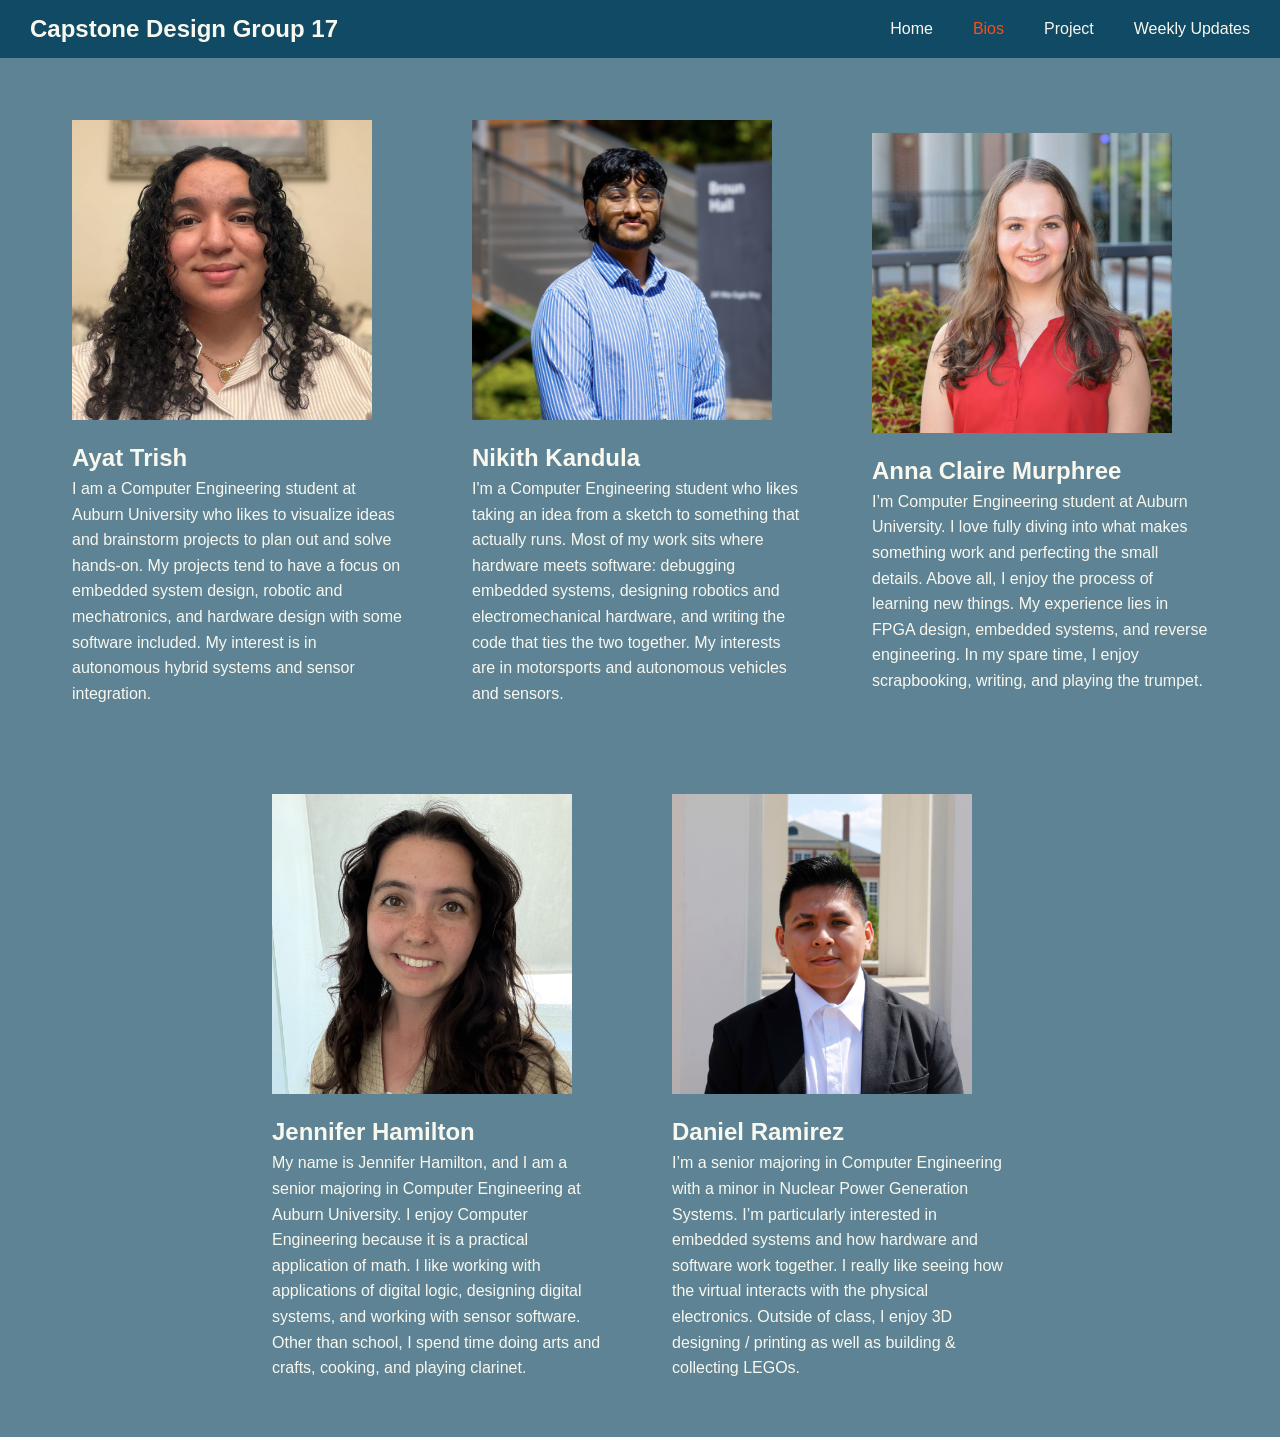
<file: bios.html>
<!DOCTYPE html>
<html lang="en">
<head>
    <meta charset="UTF-8">
    <meta name="viewport" content="width=device-width, initial-scale=1.0">
    <title>Capstone 17 Bios</title>
    <link rel="stylesheet" href="style.css">
    <link rel="icon" type="image/png" href="favicon.png">
</head>
<body>

    <nav class="navbar">
        <div class="logo">
            <a href="index.html">Capstone Design Group 17</a>
        </div>
        <ul class="nav-links">
            <li><a href="index.html">Home</a></li>
            <li><a href="bios.html" class="active">Bios</a></li>
            <li><a href="project.html">Project</a></li>
            <li><a href="blog.html">Weekly Updates</a></li>
        </ul>
    </nav>

<div class="bios">
    <div class="bio-card">
  <img src="AyatTrishHeadshot.jpg" alt="Ayat Trish" class="bio-img">
  <div class="bio-info">
    <h2>Ayat Trish</h2>
    <p>I am a Computer Engineering student at Auburn University who likes to visualize ideas and brainstorm projects to plan out and solve hands-on. My projects tend to have a focus on embedded system design, robotic and mechatronics, and hardware design with some software included. My interest is in autonomous hybrid systems and sensor integration. </p>
  </div>
</div>
<div class="bio-card">
  <img src="NikKandulaHeadshot.png" alt="Nikith Kandula" class="bio-img">
  <div class="bio-info">
    <h2>Nikith Kandula</h2>
    <p>I'm a Computer Engineering student who likes taking an idea from a sketch to something that actually runs. Most of my work sits where hardware meets software: debugging embedded systems, designing robotics and electromechanical hardware, and writing the code that ties the two together. My interests are in motorsports and autonomous vehicles and sensors. </p>
  </div>
</div>
    <div class="bio-card">
  <img src="AnnaClaireMurphree_headshot.jpg" alt="Anna Claire Murphree" class="bio-img">
  <div class="bio-info">
    <h2>Anna Claire Murphree</h2>
    <p>I’m Computer Engineering student at Auburn University. I love fully diving into what makes something work and perfecting the small details. Above all, I enjoy the process of learning new things. My experience lies in FPGA design, embedded systems, and reverse engineering. In my spare time, I enjoy scrapbooking, writing, and playing the trumpet. 
</p>
  </div>
</div>
</div>

    
<div class="bios">
<div class="bio-card">
  <img src="jenniferHamiltonHeadshot.jpg" alt="Jennifer Hamilton" class="bio-img">
  <div class="bio-info">
    <h2>Jennifer Hamilton</h2>
    <p>My name is Jennifer Hamilton, and I am a senior majoring in Computer Engineering at Auburn University. I enjoy Computer Engineering because it is a practical application of math. I like working with applications of digital logic, designing digital systems, and working with sensor software. Other than school, I spend time doing arts and crafts, cooking, and playing clarinet.  
</p>
  </div>
</div>
    <div class="bio-card">
  <img src="DanielRamirezHeadshot.jpg" alt="Daniel Ramirez" class="bio-img">
  <div class="bio-info">
    <h2>Daniel Ramirez</h2>
    <p>I’m a senior majoring in Computer Engineering with a minor in Nuclear Power Generation Systems. I’m particularly interested in embedded systems and how hardware and software work together. I really like seeing how the virtual interacts with the physical electronics. Outside of class, I enjoy 3D designing / printing as well as building & collecting LEGOs.
</p>
  </div>
</div>
</div>


</body>
</html>
</file>
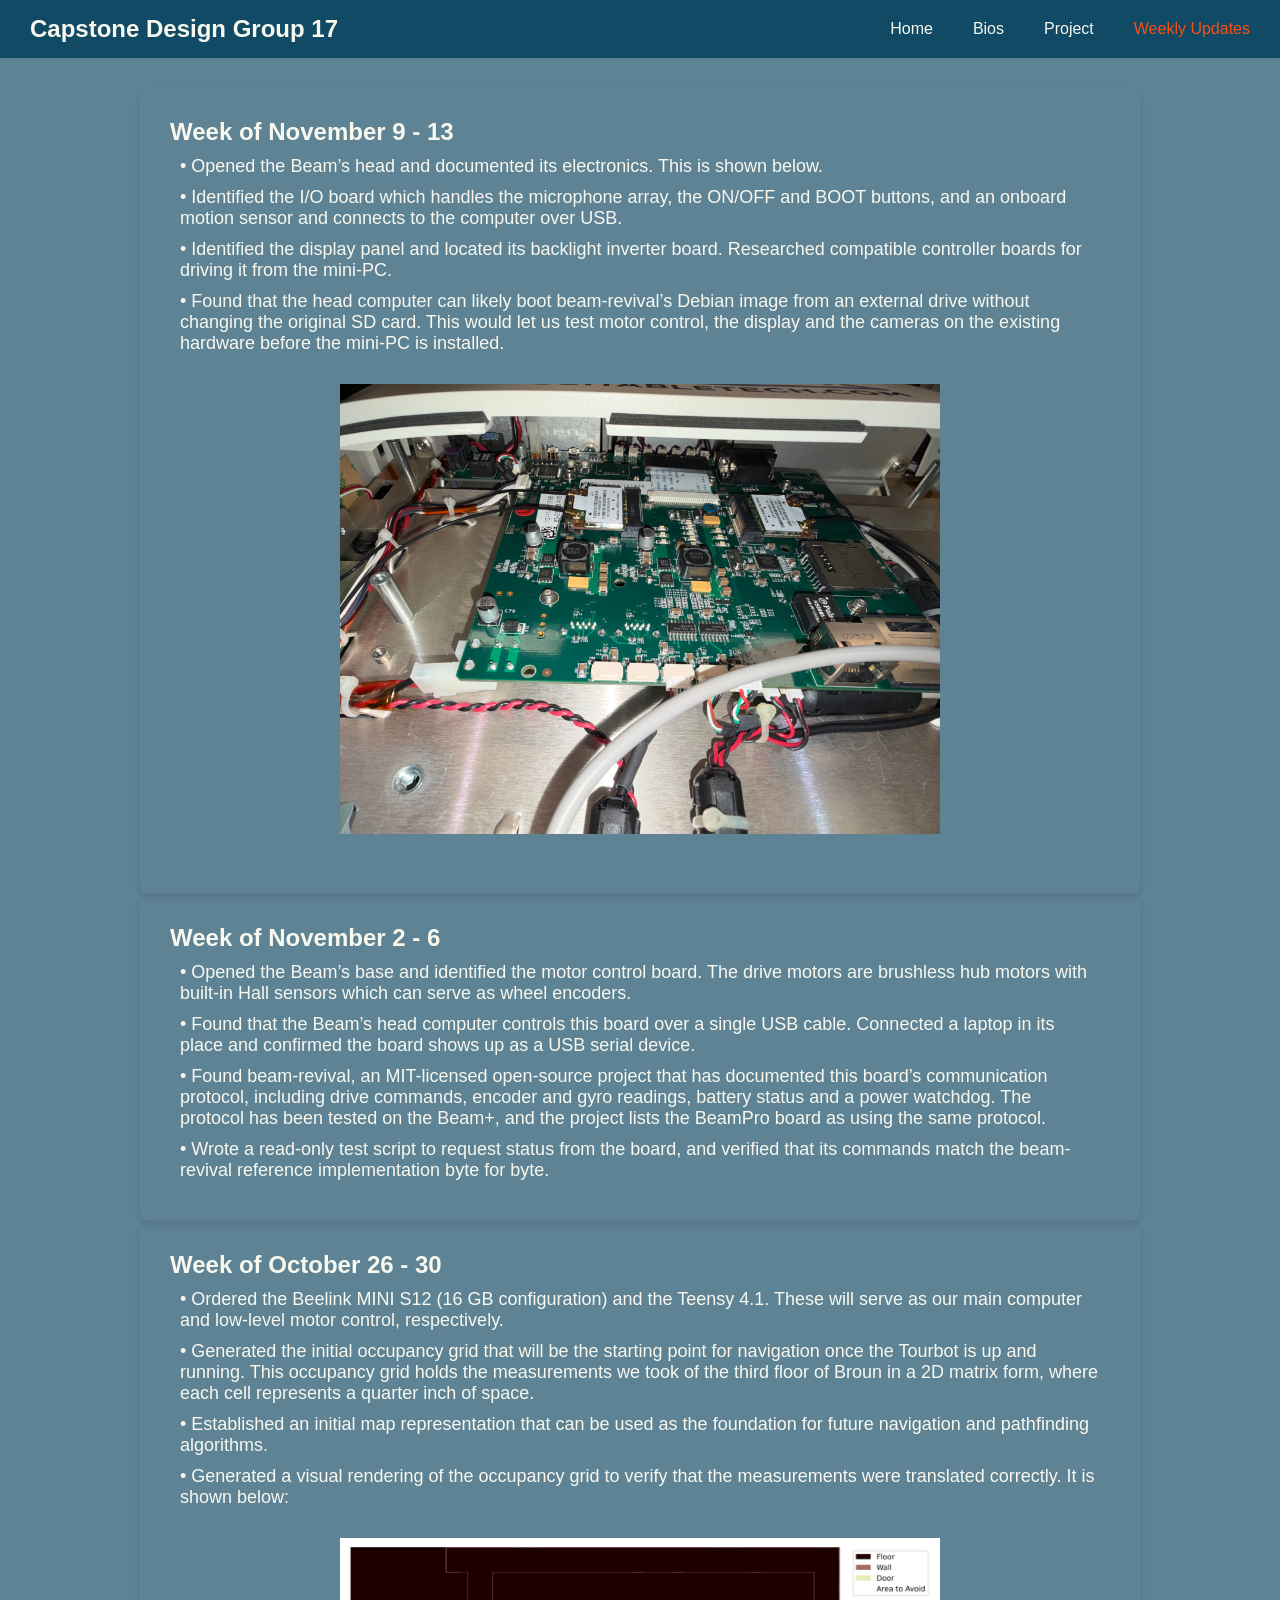
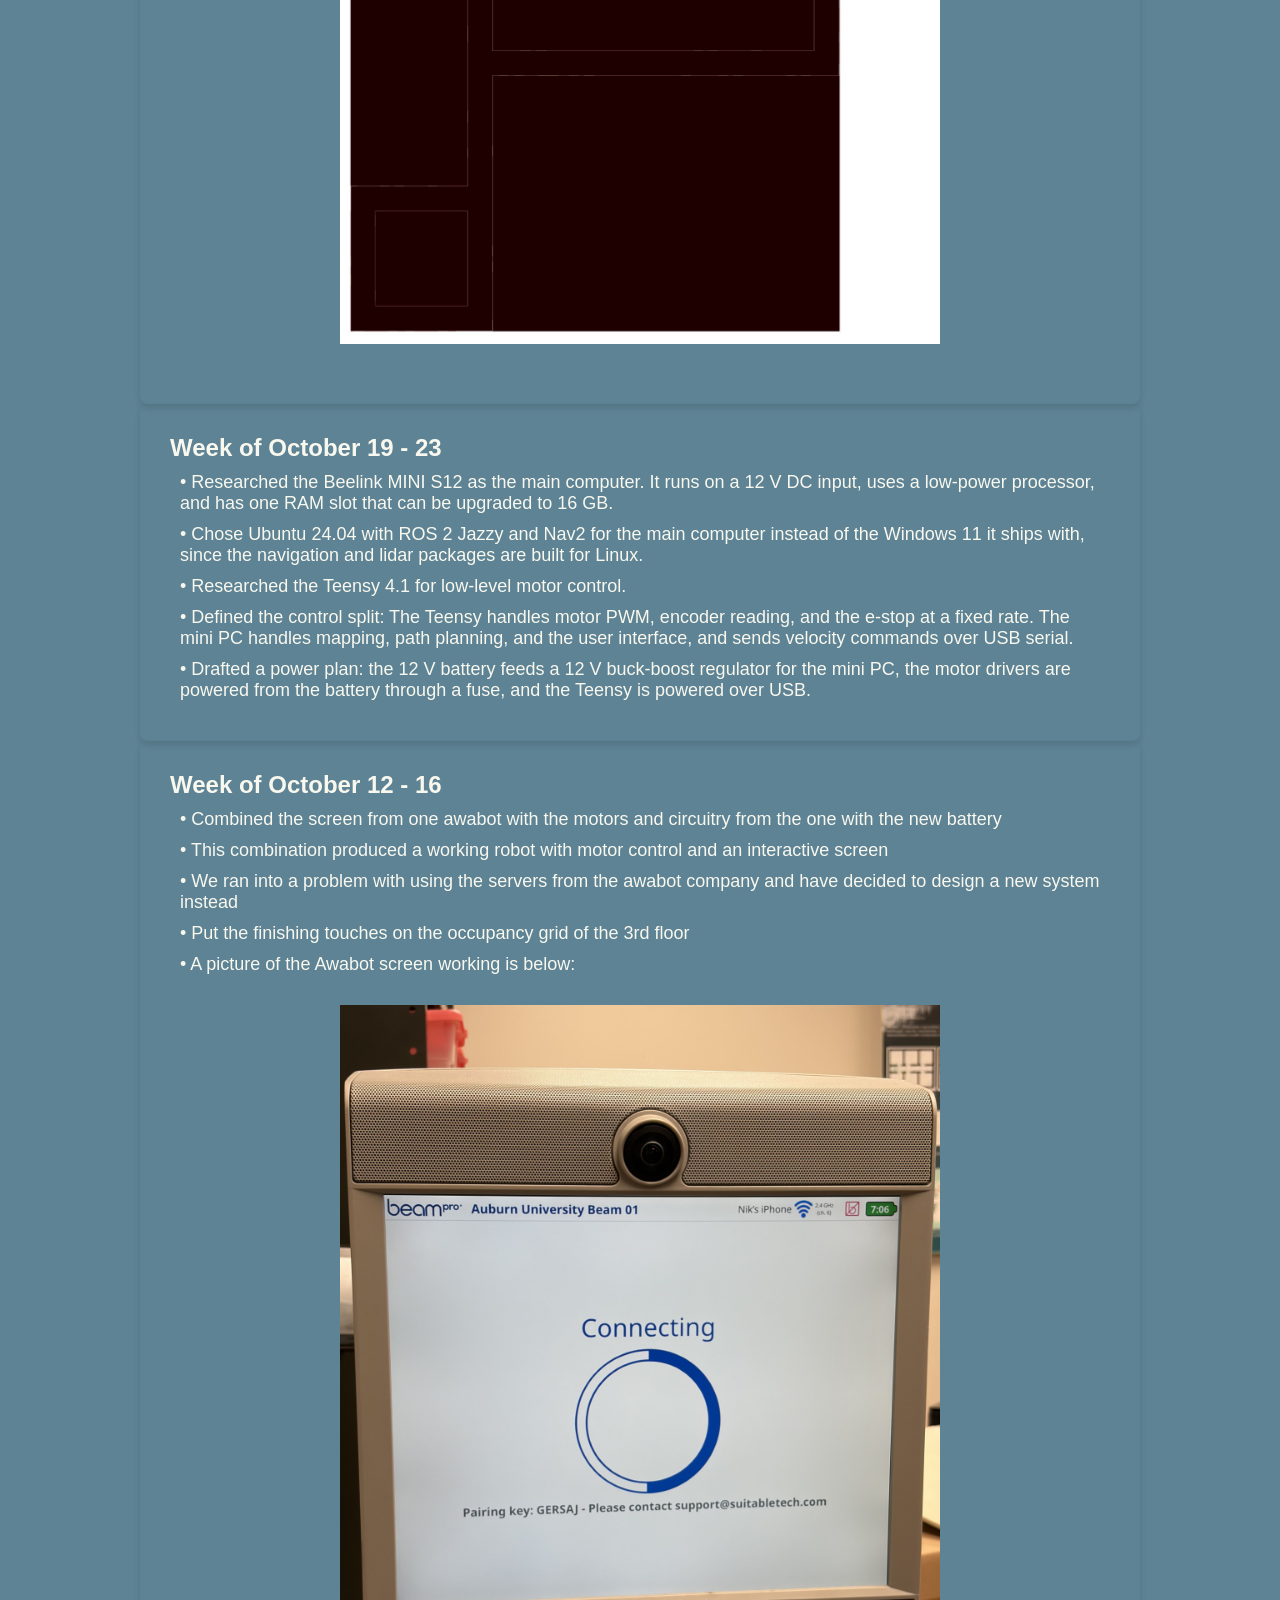
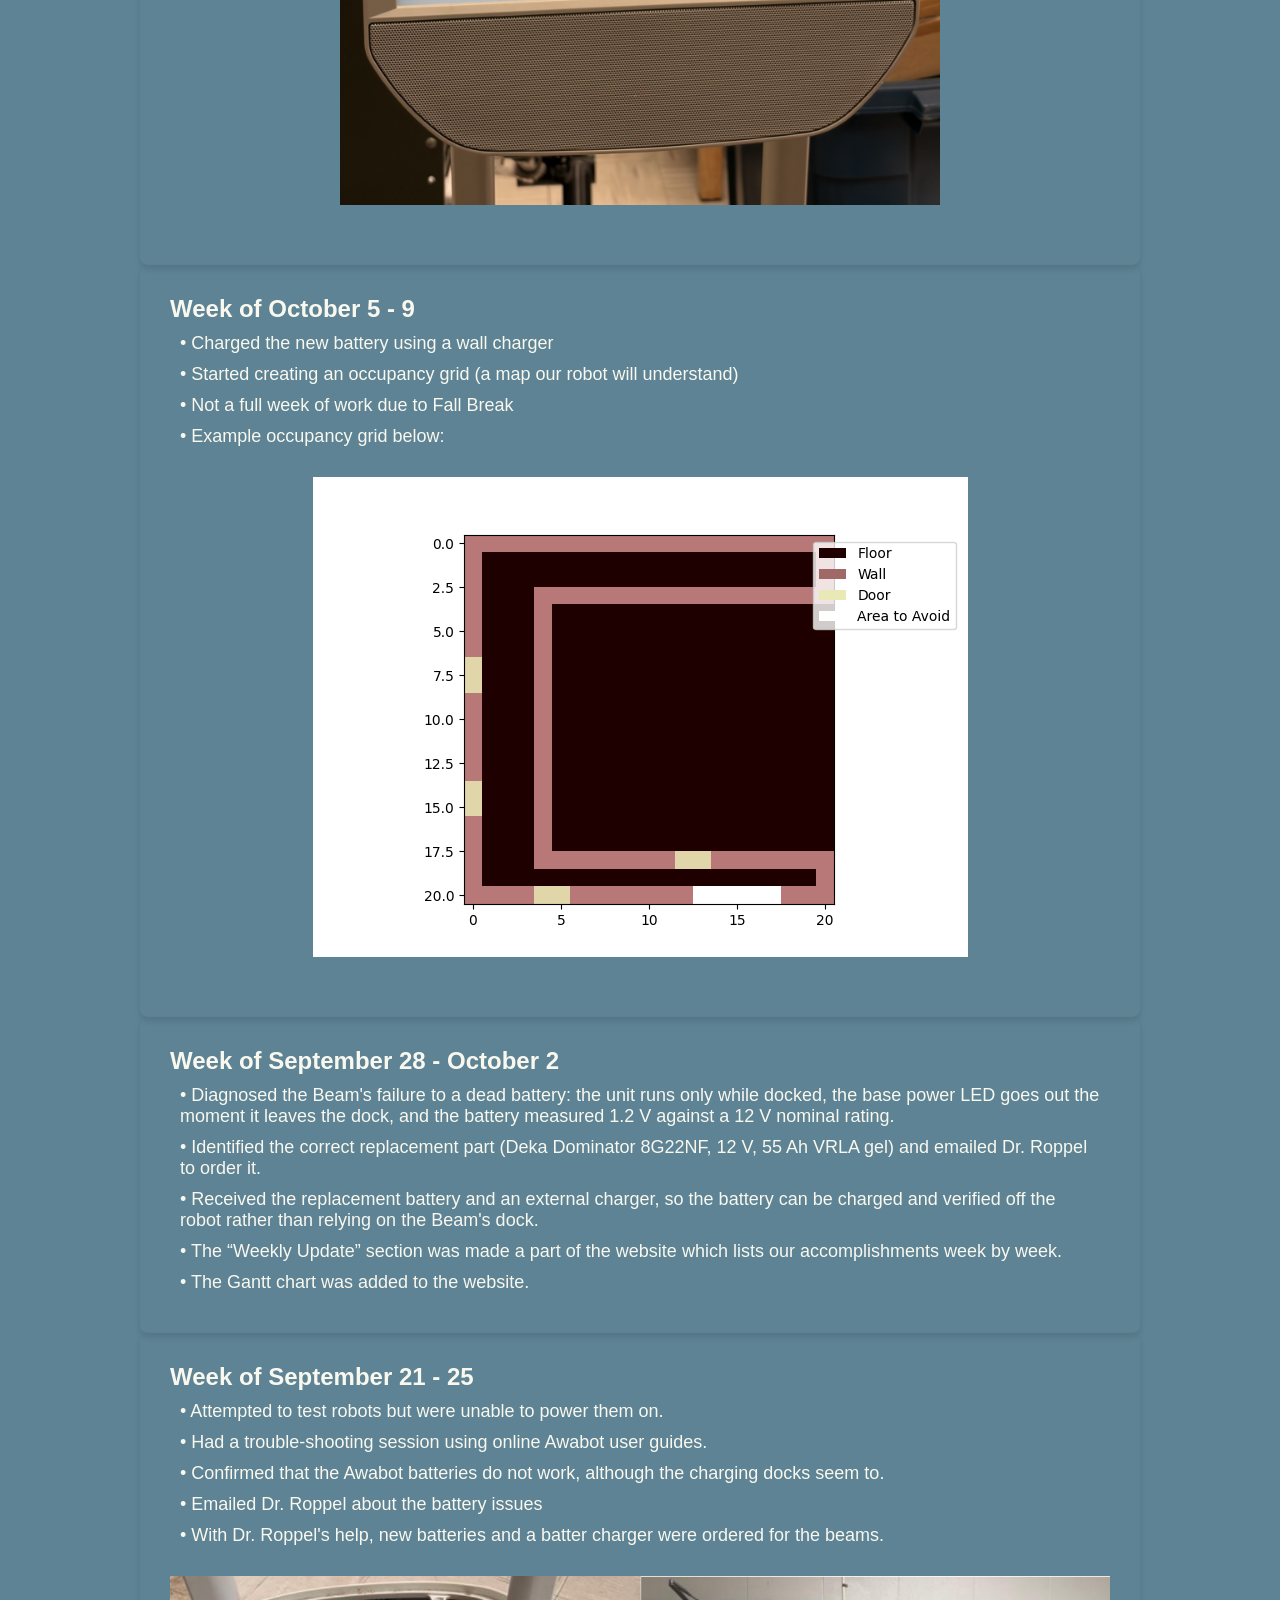
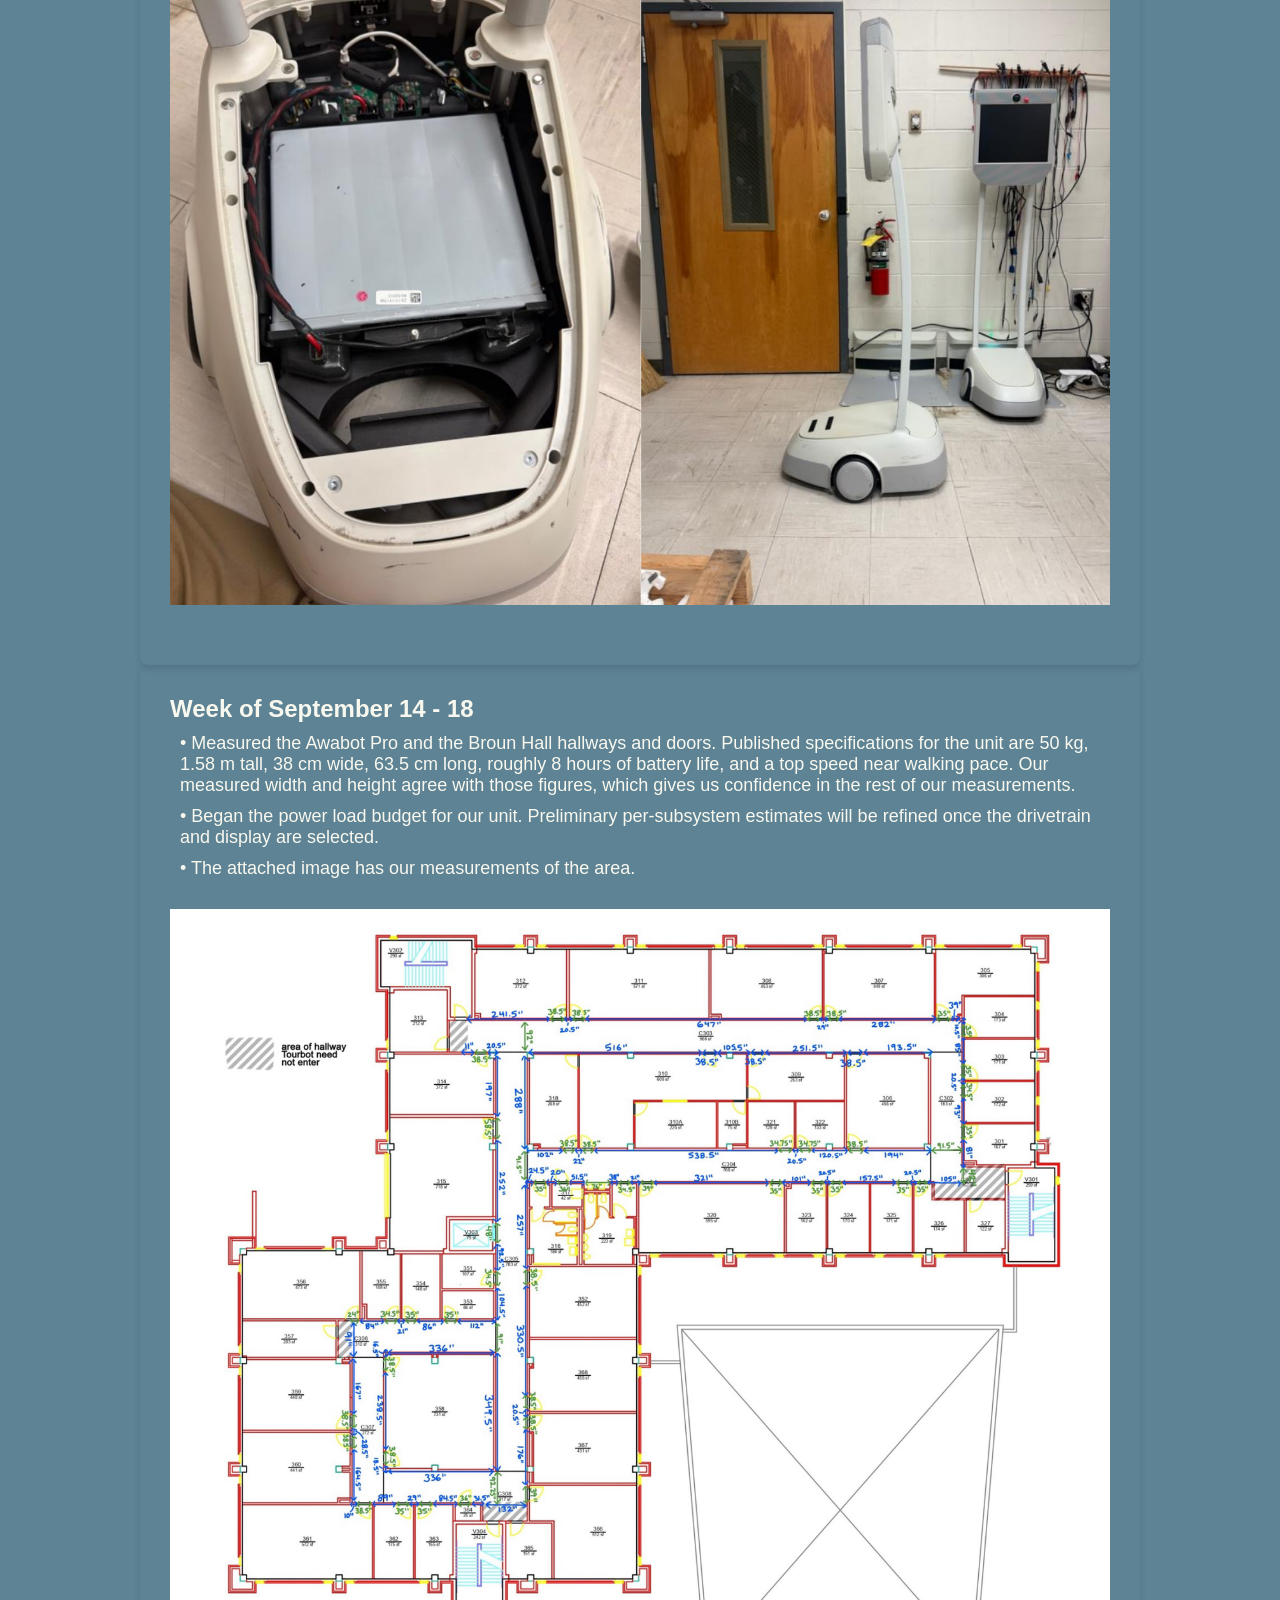
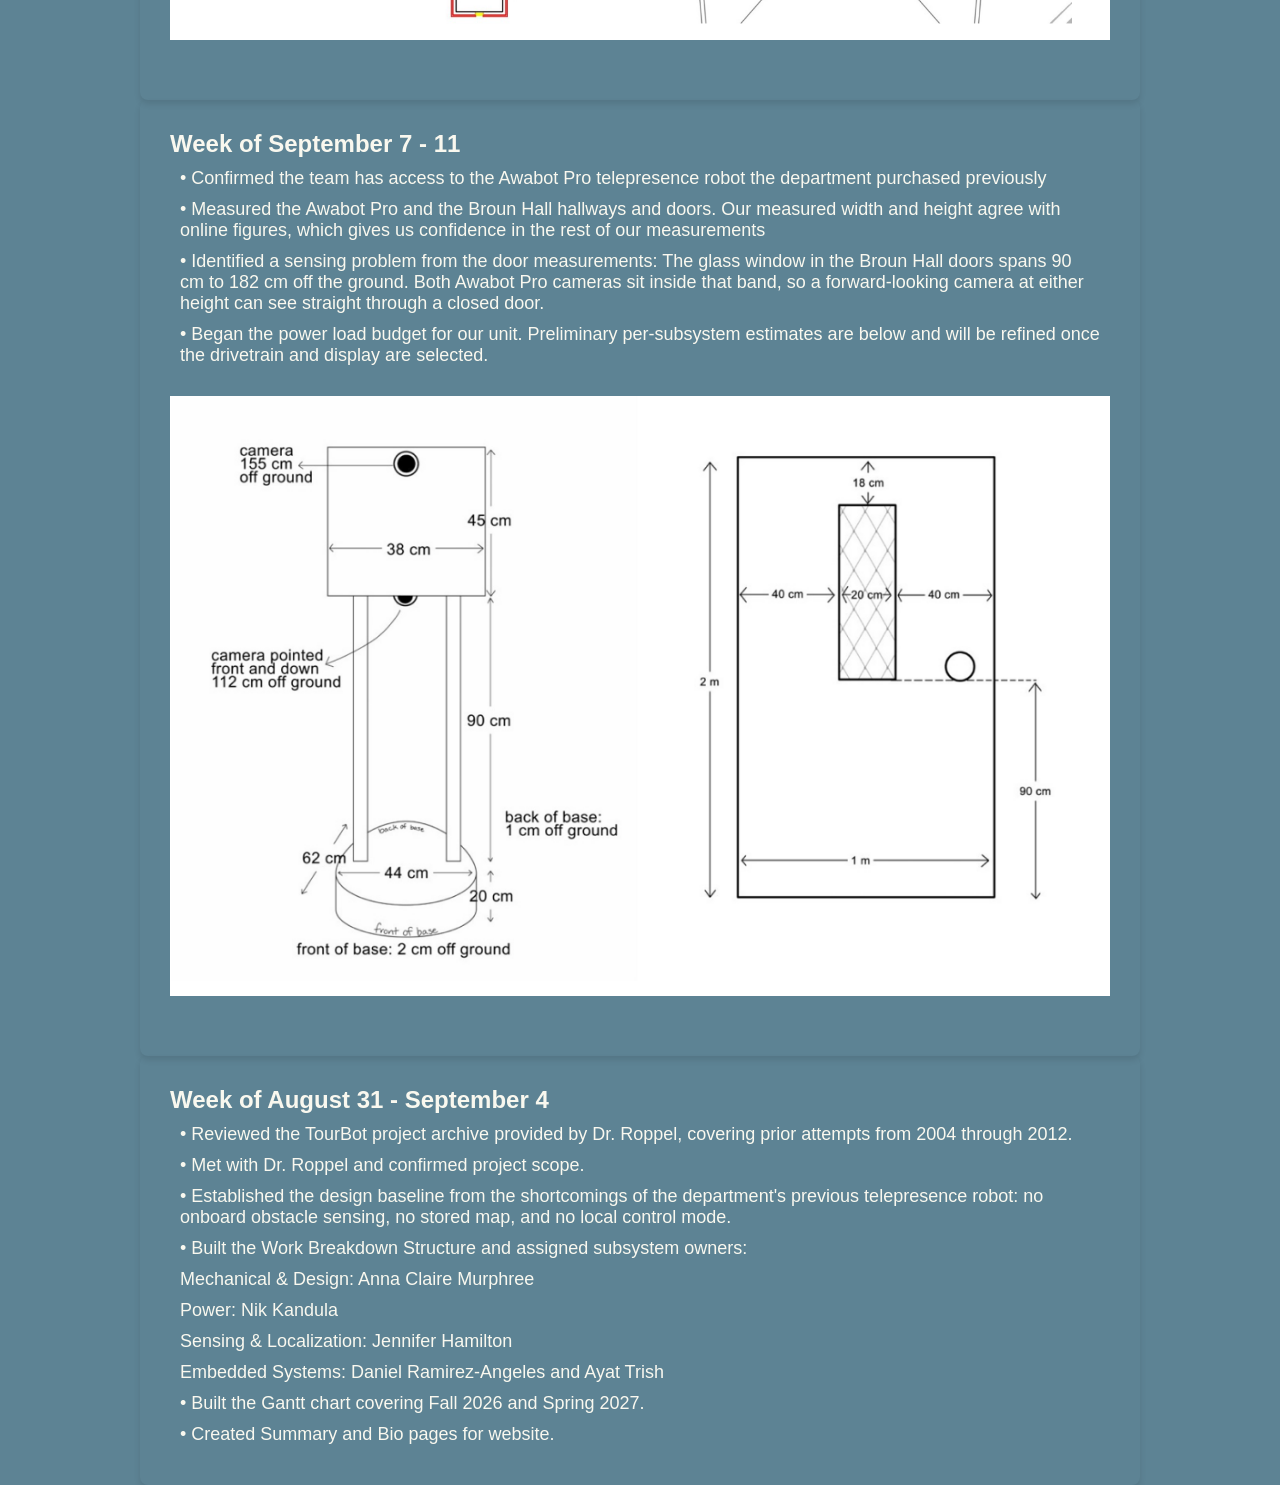
<file: blog.html>
<!DOCTYPE html>
<html lang="en">
<head>
    <meta charset="UTF-8">
    <meta name="viewport" content="width=device-width, initial-scale=1.0">
    <title>Capstone 17 Bios</title>
    <link rel="stylesheet" href="style.css">
    <link rel="icon" type="image/png" href="favicon.png">
</head>
<body>

    <nav class="navbar">
        <div class="logo">
            <a href="index.html">Capstone Design Group 17</a>
        </div>
        <ul class="nav-links">
            <li><a href="index.html">Home</a></li>
            <li><a href="bios.html">Bios</a></li>
            <li><a href="project.html">Project</a></li>
            <li><a href="blog.html" class="active">Weekly Updates</a></li>
        </ul>
    </nav>

        <div class="centered-div">
    <h2 class="sub-title">Week of November 9 - 13</h2>
        <p class="info-paragraph">
• Opened the Beam’s head and documented its electronics. This is shown below. 
    </p>
        <p class="info-paragraph">
• Identified the I/O board which handles the microphone array, the ON/OFF and BOOT buttons, and an onboard motion sensor and connects to the computer over USB. 
    </p>
               <p class="info-paragraph">
• Identified the display panel and located its backlight inverter board. Researched compatible controller boards for driving it from the mini-PC. 
   </p>
   <p class="info-paragraph">
• Found that the head computer can likely boot beam-revival’s Debian image from an external drive without changing the original SD card. This would let us test motor control, the display and the cameras on the existing hardware before the mini-PC is installed. 
   </p>
          <img src="Inside_Beam.jpeg" alt="Circuit Inside Beam" class="center-block" width="600">

    </div>
    
        <div class="centered-div">
    <h2 class="sub-title">Week of November 2 - 6</h2>
        <p class="info-paragraph">
• Opened the Beam’s base and identified the motor control board. The drive motors are brushless hub motors with built-in Hall sensors which can serve as wheel encoders.
    </p>
        <p class="info-paragraph">
•  Found that the Beam’s head computer controls this board over a single USB cable. Connected a laptop in its place
and confirmed the board shows up as a USB serial device.
    </p>
               <p class="info-paragraph">
• Found beam-revival, an MIT-licensed open-source project that has documented this board’s communication
protocol, including drive commands, encoder and gyro readings, battery status and a power watchdog. The protocol
has been tested on the Beam+, and the project lists the BeamPro board as using the same protocol.
   </p>
   <p class="info-paragraph">
•  Wrote a read-only test script to request status from the board, and verified that its commands match the beam-revival
reference implementation byte for byte.

    </p>

    </div>
    
        <div class="centered-div">
    <h2 class="sub-title">Week of October 26 - 30</h2>
        <p class="info-paragraph">
• Ordered the Beelink MINI S12 (16 GB configuration) and the Teensy 4.1. These will serve as our main computer and low-level motor control, respectively. 
    </p>
        <p class="info-paragraph">
• Generated the initial occupancy grid that will be the starting point for navigation once the Tourbot is up and running. This occupancy grid holds the measurements we took of the third floor of Broun in a 2D matrix form, where each cell represents a quarter inch of space.
    </p>
               <p class="info-paragraph">
• Established an initial map representation that can be used as the foundation for future navigation and pathfinding algorithms. 
   </p>
   <p class="info-paragraph">
• Generated a visual rendering of the occupancy grid to verify that the measurements were translated correctly. It is shown below:
    </p>

          <img src="TrueOccupancy.jpg" alt="Occupancy Grid" class="center-block" width="600">

    </div>

        <div class="centered-div">
    <h2 class="sub-title">Week of October 19 - 23</h2>
        <p class="info-paragraph">
• Researched the Beelink MINI S12 as the main computer. It runs on a 12 V DC input, uses a low-power processor, 
    and has one RAM slot that can be upgraded to 16 GB.
    </p>
        <p class="info-paragraph">
• Chose Ubuntu 24.04 with ROS 2 Jazzy and Nav2 for the main computer instead of the Windows 11 it ships with,
since the navigation and lidar packages are built for Linux.
    </p>
   <p class="info-paragraph">
• Researched the Teensy 4.1 for low-level motor control.
    </p>
   <p class="info-paragraph">
• Defined the control split: The Teensy handles motor PWM, encoder reading, and the e-stop at a fixed rate. The mini
PC handles mapping, path planning, and the user interface, and sends velocity commands over USB serial.
    </p>
            <p class="info-paragraph">
•  Drafted a power plan: the 12 V battery feeds a 12 V buck-boost regulator for the mini PC, the motor drivers are
powered from the battery through a fuse, and the Teensy is powered over USB.
    </p>
    </div>

        <div class="centered-div">
    <h2 class="sub-title">Week of October 12 - 16</h2>
        <p class="info-paragraph">
• Combined the screen from one awabot with the motors and circuitry from the one with the new battery
    </p>
        <p class="info-paragraph">
• This combination produced a working robot with motor control and an interactive screen
    </p>
   <p class="info-paragraph">
• We ran into a problem with using the servers from the awabot company and have decided to design a new system instead
    </p>
   <p class="info-paragraph">
• Put the finishing touches on the occupancy grid of the 3rd floor
    </p>
            <p class="info-paragraph">
• A picture of the Awabot screen working is below:
    </p>
          <img src="ScreenWorks.jpg" alt="Working Awabot Screen" class="center-block" width="600">
    </div>
    
        <div class="centered-div">
    <h2 class="sub-title">Week of October 5 - 9</h2>
        <p class="info-paragraph">
• Charged the new battery using a wall charger
    </p>
        <p class="info-paragraph">
• Started creating an occupancy grid (a map our robot will understand)
    </p>
   <p class="info-paragraph">
• Not a full week of work due to Fall Break
    </p>
            <p class="info-paragraph">
• Example occupancy grid below:
    </p>
          <img src="Occupancy.png" alt="Occupancy Grid" class="center-block">
    </div>
    
        <div class="centered-div">
    <h2 class="sub-title">Week of September 28 - October 2</h2>
        <p class="info-paragraph">
            • Diagnosed the Beam's failure to a dead battery: the unit runs only while docked, the base power LED goes out the moment it leaves the dock, and the battery measured 1.2 V against a 12 V nominal rating. 
    </p>
            <p class="info-paragraph">
                • Identified the correct replacement part (Deka Dominator 8G22NF, 12 V, 55 Ah VRLA gel) and emailed Dr. Roppel to order it. 
            </p>
         <p class="info-paragraph">
• Received the replacement battery and an external charger, so the battery can be charged and verified off the robot rather than relying on the Beam's dock. 
    </p>
   <p class="info-paragraph">
• The “Weekly Update” section was made a part of the website which lists our accomplishments week by week. 
    </p><p class="info-paragraph">
• The Gantt chart was added to the website.  
            </p>
    </div>

    
    <div class="centered-div">
    <h2 class="sub-title">Week of September 21 - 25</h2>
        <p class="info-paragraph">
• Attempted to test robots but were unable to power them on. 
    </p>
        <p class="info-paragraph">
• Had a trouble-shooting session using online Awabot user guides.
    </p>
   <p class="info-paragraph">
• Confirmed that the Awabot batteries do not work, although the charging docks seem to.
    </p><p class="info-paragraph">
• Emailed Dr. Roppel about the battery issues 
            </p><p class="info-paragraph">
• With Dr. Roppel's help, new batteries and a batter charger were ordered for the beams. 
    </p>
          <img src="AwabotNotWork.png" alt="AwaBot" class="center-block">
    </div>

        <div class="centered-div">
    <h2 class="sub-title">Week of September 14 - 18</h2>
    <p class="info-paragraph">
• Measured the Awabot Pro and the Broun Hall hallways and doors. Published specifications for the unit are
50 kg, 1.58 m tall, 38 cm wide, 63.5 cm long, roughly 8 hours of battery life, and a top speed near walking
pace. Our measured width and height agree with those figures, which gives us confidence in the rest of our
measurements.    </p><p class="info-paragraph">
• Began the power load budget for our unit. Preliminary per-subsystem estimates will be refined
once the drivetrain and display are selected. 
    </p><p class="info-paragraph">
• The attached image has our measurements of the area. 
    </p>
         <img src="BrounHallwayMeasured.png" alt="Broun Hallway Measurements" class="center-block">
        
    </div>


    <div class="centered-div">
    <h2 class="sub-title">Week of September 7 - 11</h2>
    <p class="info-paragraph">
• Confirmed the team has access to the Awabot Pro telepresence robot the department purchased
previously
    </p><p class="info-paragraph">
• Measured the Awabot Pro and the Broun Hall hallways and doors. Our measured width and height agree with online figures, which gives us confidence in the rest of our
measurements
    </p><p class="info-paragraph">
• Identified a sensing problem from the door measurements: The glass window in the Broun Hall doors
spans 90 cm to 182 cm off the ground. Both Awabot Pro cameras sit inside that
band, so a forward-looking camera at either height can see straight through a closed door. 
    </p><p class="info-paragraph">
• Began the power load budget for our unit. Preliminary per-subsystem estimates are below and will be refined
once the drivetrain and display are selected. 
    </p>

        <img src="awabotMeasured.png" alt="AwaBot Measurements" class="center-block">
    </div>




<div class="centered-div">
    <h2 class="sub-title">Week of August 31 - September 4</h2>
       <p class="info-paragraph">
• Reviewed the TourBot project archive provided by Dr. Roppel, covering prior attempts from 2004 through 2012.
    </p><p class="info-paragraph">
• Met with Dr. Roppel and confirmed project scope.
    </p><p class="info-paragraph">
• Established the design baseline from the shortcomings of the department's previous telepresence robot:
no onboard obstacle sensing, no stored map, and no local control mode.
    </p><p class="info-paragraph">
• Built the Work Breakdown Structure and assigned subsystem owners:
    </p><p class="info-paragraph">
Mechanical & Design: Anna Claire Murphree
    </p><p class="info-paragraph">
Power: Nik Kandula
    </p><p class="info-paragraph">
Sensing & Localization: Jennifer Hamilton
    </p><p class="info-paragraph">
Embedded Systems: Daniel Ramirez-Angeles and Ayat Trish
    </p><p class="info-paragraph">
• Built the Gantt chart covering Fall 2026 and Spring 2027.
    </p><p class="info-paragraph">
• Created Summary and Bio pages for website. </p>
    </div>


</body>
</html>
</file>
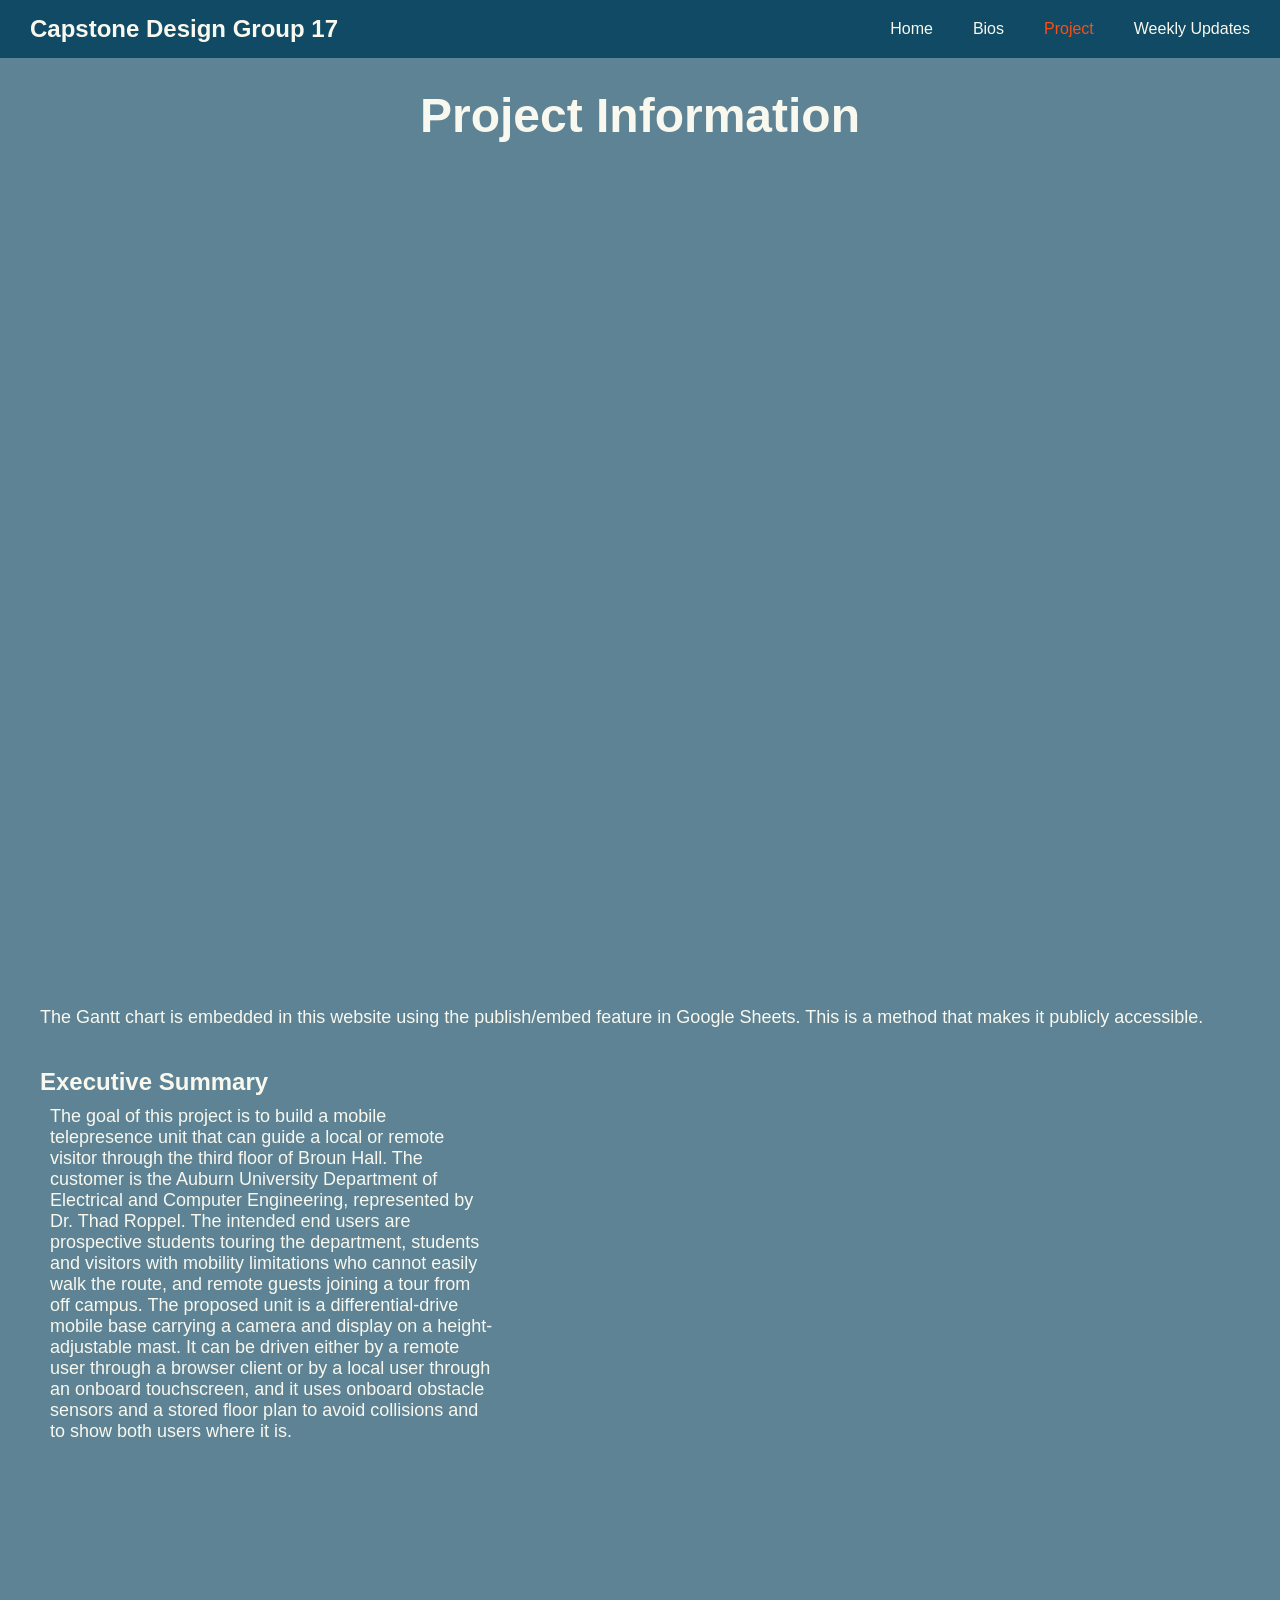
<file: project.html>
<!DOCTYPE html>
<html lang="en">
<head>
    <meta charset="UTF-8">
    <meta name="viewport" content="width=device-width, initial-scale=1.0">
    <title>Capstone Design Group 17</title>
    <link rel="stylesheet" href="style.css">
    <link rel="icon" type="image/png" href="favicon.png">
</head>
<body>

    <nav class="navbar">
        <div class="logo">
            <a href="index.html">Capstone Design Group 17</a>
        </div>
        <ul class="nav-links">
            <li><a href="index.html">Home</a></li>
            <li><a href="bios.html">Bios</a></li>
            <li><a href="project.html"class="active">Project</a></li>
            <li><a href="blog.html">Weekly Updates</a></li>
        </ul>
    </nav>

<h1 class="main-title">Project Information</h1>
    <div class="centered-div-gannt">
       <iframe src="https://docs.google.com/spreadsheets/d/e/2PACX-1vQNdKwSQYVsFsthXCEm4iQ6MorUpjadNBC583cSz-K7aME9On38dB8Hi1D99zDDeTWqH1RNNA-JAx2P/pubhtml?widget=true&amp" width="100%" height="800px" frameborder="0"></iframe>
<p class="info-paragraph">The Gantt chart is embedded in this website using the publish/embed feature in Google Sheets. This is a method that makes it publicly accessible.</p>
    </div>
<div class="container">
    <div></div>
       <div class="side-text">
  <h2 class="sub-title">Executive Summary</h2>
  <p class="info-paragraph">The goal of this project is to build a mobile telepresence unit that can guide a local or remote
visitor through the third floor of Broun Hall. The customer is the Auburn University Department
of Electrical and Computer Engineering, represented by Dr. Thad Roppel. The intended end users
are prospective students touring the department, students and visitors with mobility limitations
who cannot easily walk the route, and remote guests joining a tour from off campus.
The proposed unit is a differential-drive mobile base carrying a camera and display on a height-adjustable mast. It can be driven either by a remote user through a browser client or by a local
user through an onboard touchscreen, and it uses onboard obstacle sensors and a stored floor plan
to avoid collisions and to show both users where it is.</p>
    </div>
      <iframe class="pdf-viewer" src="CDP.pdf" style="border: none;">
</iframe>
    <div></div>
 
</div>

</body>
</html>
</file>
<file: style.css>
/* Reset standard browser margins and paddings */
* {
    margin: 0;
    padding: 0;
    box-sizing: border-box;
    /*font-family: 'Segoe UI', Tahoma, Geneva, Verdana, sans-serif;*/
    /*font-family: Garamond, serif; */
    font-family: 'Trebuchet MS', sans-serif; 
}

body {
    background-color: #5d8394;
}

.main-title {  /*Class for h1*/
    color: #f9f8ef;
    font-size: 48px;
    font-weight: bold;
    text-decoration: none;
    text-align: center;
    margin: 20px;
}

.sub-title {  /*Class for h2*/
    color: #f9f8ef;
    font-size: 24px;
    font-weight: bold;
    text-decoration: none;
}

.info-paragraph {  /*Class for p*/
    color: #f9f8ef;
    font-size: 18px;
    text-decoration: none;
    margin: 10px;
}

/* Background and layout configuration for the navbar container */
.navbar {
    display: flex;
    justify-content: space-between;
    align-items: center;
    background-color: #104a65;
    padding: 15px 30px;
    position: sticky;
    top: 0;
    z-index: 1000;
    margin-bottom: 30px;
}

/* Logo styling */
.logo a {
    /*color: #e9d6bd;*/
    color: #f9f8ef;
    font-size: 24px;
    font-weight: bold;
    text-decoration: none;
}

/* List container setup */
.nav-links {
    list-style: none; /* Removes bullet points */
    display: flex;    /* Makes list items align horizontally */
    gap: 40px;        /* Spacing between links */
}

/* Anchor tags formatting inside the list */
.nav-links a {
    color: #f9f8ef;
    text-decoration: none;
    font-size: 16px;
    font-weight: 500;
    transition: color 0.3s ease;
}

/* Smooth visual cue on hover and active status */
.nav-links a:hover, 
.nav-links a.active {
    color: #fb4f14;
}

.center-block {
  display: block;      /* Converts inline image to a block element */
  margin-left: auto;   /* Automatically pushes left margin */
  margin-right: auto;  /* Automatically pushes right margin */
  max-width: 100%;     /* Optional: Keeps it responsive on mobile */
  height: auto;
  margin-top: 30px;
  margin-bottom: 30px;
}

.centered-div {
  padding: 30px;
  border-radius: 8px;
  box-shadow: 0 4px 6px rgba(0, 0, 0, 0.1);
  max-width: 1000px;        /* Prevents it from getting too wide */
  width: 100%;             /* Makes it responsive on mobile */
      margin-left: auto;   /* Automatically pushes left margin */
  margin-right: auto;  /* Automatically pushes right margin */
        }
.centered-div-gannt {
  padding: 30px;
  max-width: 1460px;        /* Prevents it from getting too wide */
  width: 100%;             /* Makes it responsive on mobile */
      margin-left: auto;   /* Automatically pushes left margin */
  margin-right: auto;  /* Automatically pushes right margin */
        }

.bio-card {
  display: flex;
  flex-direction: column;
  align-items: left;
  gap: 1.5rem;
  padding: 2rem;
  max-width: 400px;
  border-radius: 12px;
  font-family: 'Trebuchet MS', sans-serif; 
}

/* Profile Picture */
.bio-img {
  width: 300px;
  height: 300px;
}

/* Text Content Area */
.bio-info {
  flex: 1;
}

.bio-info h2 {
  margin: 0 0 0.25rem 0;
  color: #f9f8ef;
  font-size: 1.5rem;
}

.bio-info p {
  margin: 0 0 1.5rem 0;
  color: #f9f8ef;
  line-height: 1.6;
}

.bios {
  display:flex;
  justify-content: center; /* Centers horizontally */
  align-items: center;
}

.container {
      display: flex;      
      align-items: flex-start; 
      gap:40px;
    }
    .pdf-viewer {
      width: 60%;          
      height: 700px;     
      margin: auto;
    }
    .side-text {
      width: 40%;     
    }

@media screen and (max-width: 768px) {

.bios{
display:block;
}

.container {
display:block;
margin:40px;
}

        .pdf-viewer {
            width: 100%;
      height: 1000px;     
    }
    .side-text {
                    width: 100%;

    }
    
}
</file>
